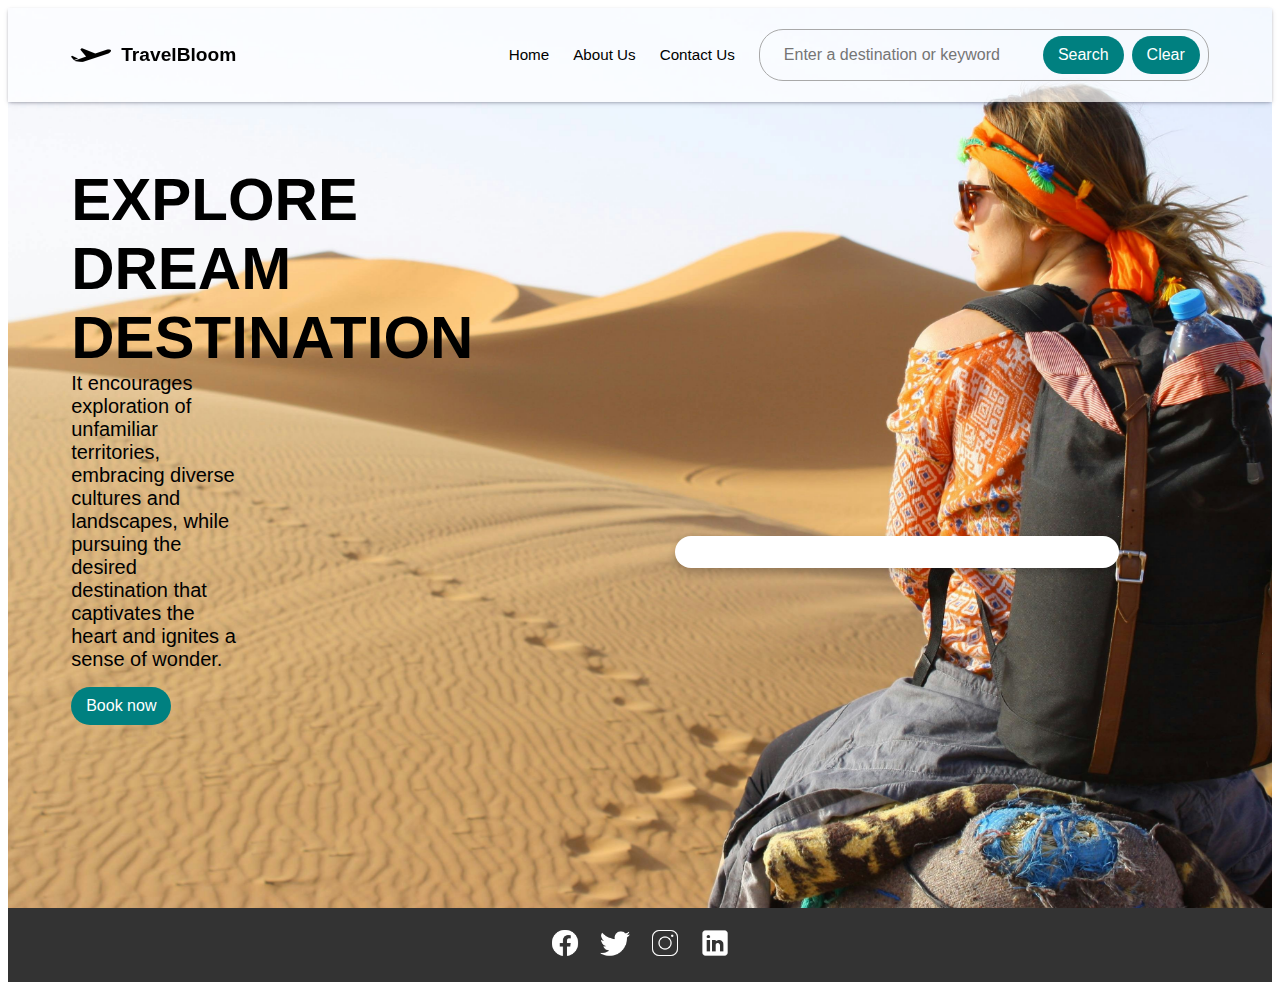
<file: index.html>
<!DOCTYPE html>
<html lang="en">
    <head>
        <meta charset="UTF-8">
        <title>Travel Recommendation</title>
        <link rel="stylesheet" href="travel_recommendation.css">
    </head>

    <body>
        <div class="hero">

            <nav>
                <div class="logo">
                    <img src="./LOGO.png" alt="logo" style="max-height: 40px;"/>
                    <h1>TravelBloom</h1>
                </div>
                <ul>
                    <li><a href="travel_recommendation.html" id="Home">Home</a></li>
                    <li><a href="travel_about.html" id="About">About Us</a></li>
                    <li><a href="travel_contact.html" id="contact">Contact Us</a></li>
                    <li>
                        <div class="search-container">
                            <input type="text" id="Search" placeholder="Enter a destination or keyword">
                            <button class="button" id="btnSearch">Search</button>
                            <button class="button" id="btnClear">Clear</button>
                        </div>
                    </li>
                </ul>
            </nav>

            <div class="row">

                <div class="col2">
                    <h1>EXPLORE</br>DREAM<br>DESTINATION</h1>
                    <p class="hero_text">It encourages exploration of unfamiliar territories, embracing diverse cultures and landscapes, while pursuing the desired destination that captivates the heart and ignites a sense of wonder.</p>
                    <div>
                        <p><button class="button">Book now</button></p>
                    </div>
                </div>

                <div style="width: 39%;" class="searchTravelRecommendation">
                    <div id="result" class="RecommendationDiv card"></div>
                </div>
                
            </div>
        </div>

        <footer class="footer">
            <div class="social-icons">
                <a target="_blank"><img src="./facebook_icon.png" alt="Facebook"></a>
                <a target="_blank"><img src="./twitter_icon.png" alt="Twitter"></a>
                <a target="_blank"><img src="./instagram_icon.png" alt="Instagram"></a>
                <a target="_blank"><img src="./linkedin-icon.png" alt="LinkedIn"></a>
            </div>
        </footer>

    <script src="travel_recommendation.js"></script>
    </body>

</html>
</file>
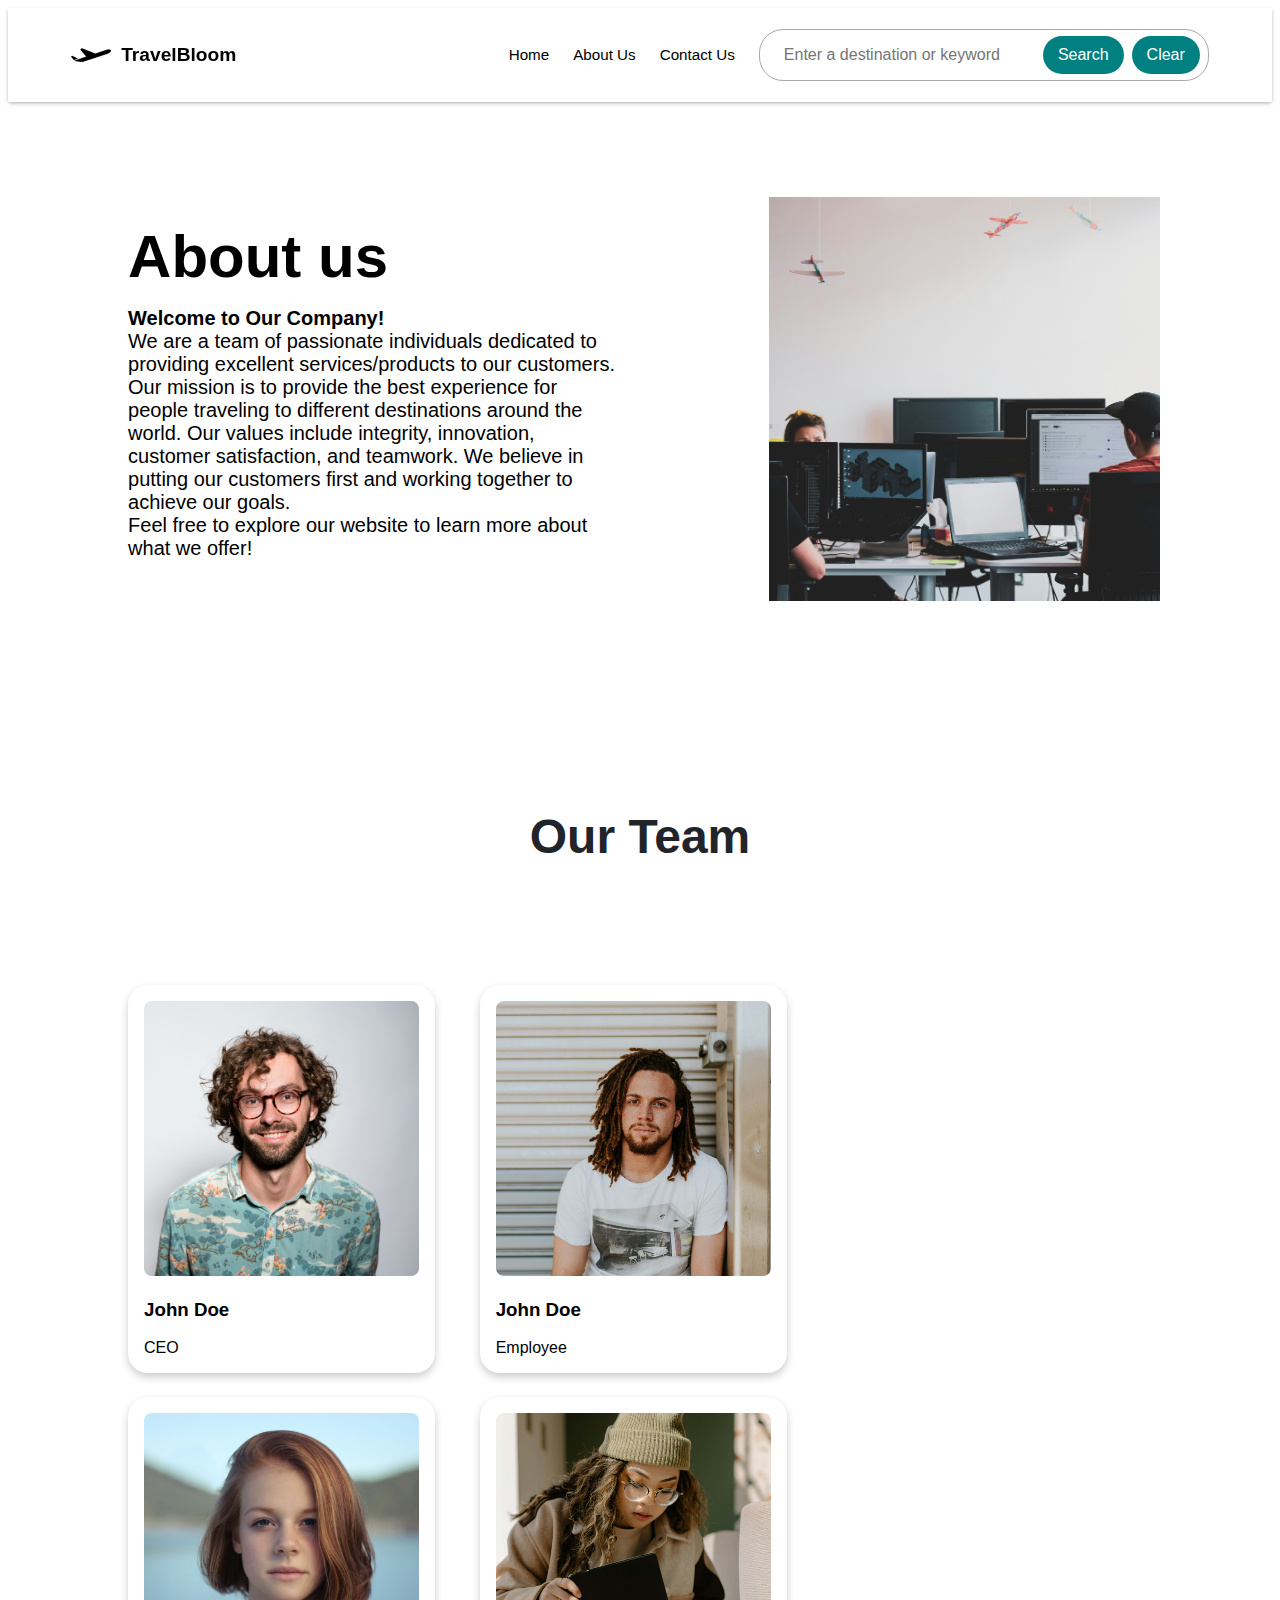
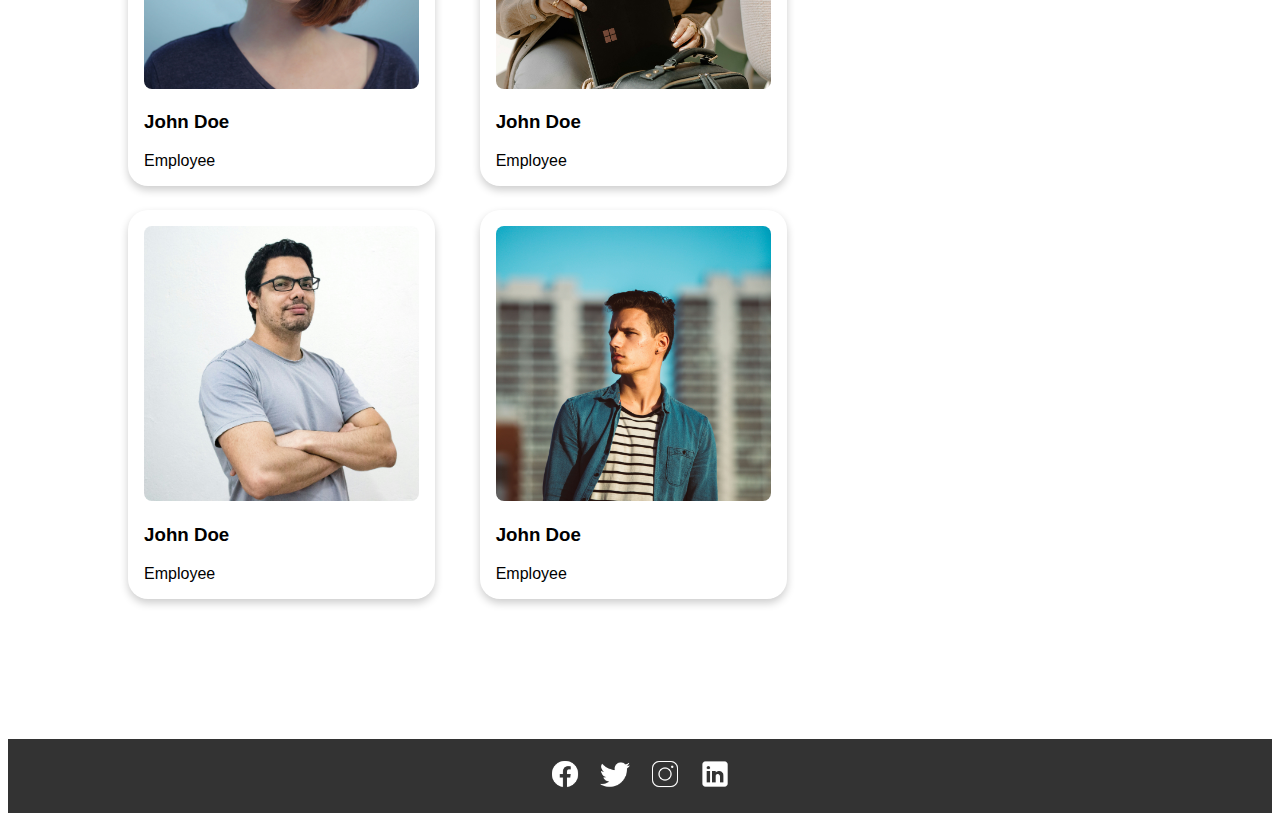
<file: travel_about.html>
<!DOCTYPE html>
<html lang="en">
    <head>
        <meta charset="UTF-8">
        <title>Travel Recommendation</title>
        <link rel="stylesheet" href="travel_recommendation.css">
    </head>

    <body>

        <nav>
            <div class="logo">
                <img src="./LOGO.png" alt="logo" style="max-height: 40px;"/>
                <h1>TravelBloom</h1>
            </div>
            <ul>
                <li><a href="travel_recommendation.html" id="Home">Home</a></li>
                <li><a href="travel_about.html" id="About">About Us</a></li>
                <li><a href="travel_contact.html" id="contact">Contact Us</a></li>
                <li>
                    <div class="search-container">
                        <input type="text" id="Search" placeholder="Enter a destination or keyword">
                        <button class="button" id="btnSearch">Search</button>
                        <button class="button" id="btnClear">Clear</button>
                    </div>
                </li>
            </ul>
        </nav>

        <div class="about row">
            <div class="about_content col2">
                <h1>About us</h1>
                <p class="about_text"><strong>Welcome to Our Company!</strong><br>
                    We are a team of passionate individuals dedicated to providing excellent services/products to our customers. Our mission is to provide the best experience for people traveling to different destinations around the world.
                    Our values include integrity, innovation, customer satisfaction, and teamwork. We believe in putting our customers first and working together to achieve our goals.
                    <br>
                    Feel free to explore our website to learn more about what we offer!</p>
            </div>
            <div class="col2 about_image">
                <img src="./team.jpg" alt="team" class="responsive-image"/>
            </div>
        </div>

        <div class="row">
            <h2 class="title center">Our Team</h2>
            <div class="row">

                <div class="card col3">
                    <img src="./avatar1.jpg" alt="person1" class="card_image" width="100%"/>
                    <h3>John Doe</h3>
                    <p>CEO</p>
                </div>

                <div class="card col3">
                    <img src="./avatar2.jpg" alt="person2" class="card_image" width="100%"/>
                    <h3>John Doe</h3>
                    <p>Employee</p>
                </div>

                <div class="card col3">
                    <img src="./avatar3.jpg" alt="person3" class="card_image" width="100%"/>
                    <h3>John Doe</h3>
                    <p>Employee</p>
                </div>
            
                <div class="card col3">
                    <img src="./avatar4.jpg" alt="person4" class="card_image" width="100%"/>
                    <h3>John Doe</h3>
                    <p>Employee</p>
                </div>

                <div class="card col3">
                    <img src="./avatar5.jpg" alt="person5" class="card_image" width="100%"/>
                    <h3>John Doe</h3>
                    <p>Employee</p>
                </div>

                <div class="card col3">
                    <img src="./avatar6.jpg" alt="person6" class="card_image" width="100%"/>
                    <h3>John Doe</h3>
                    <p>Employee</p>
                </div>
            
            </div>
        </div>

        <footer class="footer">
            <div class="social-icons">
                <a target="_blank"><img src="./facebook_icon.png" alt="Facebook"></a>
                <a target="_blank"><img src="./twitter_icon.png" alt="Twitter"></a>
                <a target="_blank"><img src="./instagram_icon.png" alt="Instagram"></a>
                <a target="_blank"><img src="./linkedin-icon.png" alt="LinkedIn"></a>
            </div>
        </footer>

    </body>

</html>
</file>
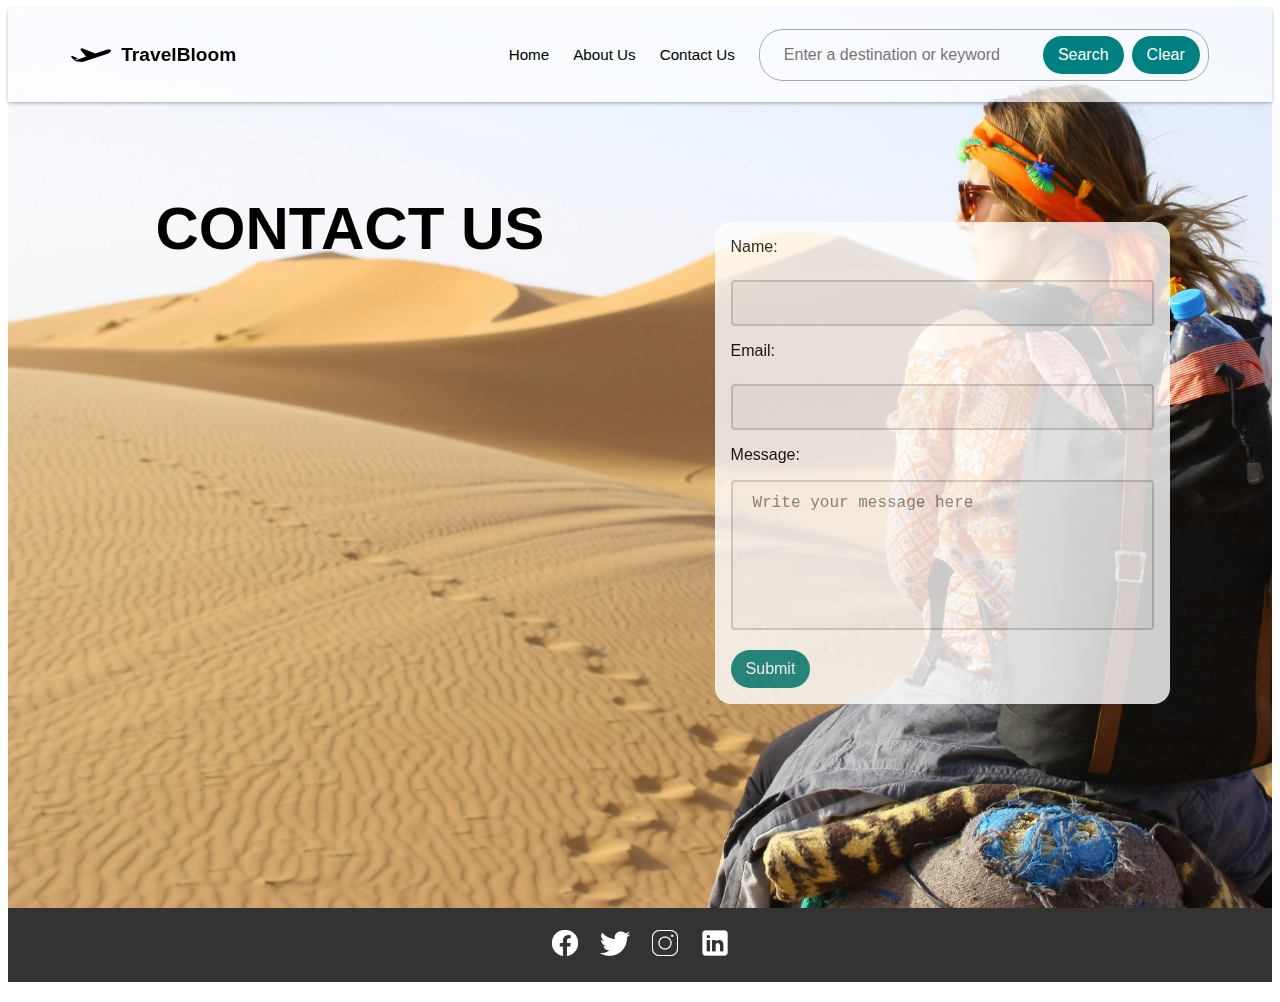
<file: travel_contact.html>
<!DOCTYPE html>
<html lang="en">
    <head>
        <meta charset="UTF-8">
        <title>Travel Recommendation</title>
        <link rel="stylesheet" href="travel_recommendation.css">
    </head>

    <body>
    <div class="hero">
        <nav>
            <div class="logo">
                <img src="./LOGO.png" alt="logo" style="max-height: 40px;"/>
                <h1>TravelBloom</h1>
            </div>
            <ul>
                <li><a href="index.html" id="Home">Home</a></li>
                <li><a href="travel_about.html" id="About">About Us</a></li>
                <li><a href="travel_contact.html" id="contact">Contact Us</a></li>
                <li>
                    <div class="search-container">
                        <input type="text" id="Search" placeholder="Enter a destination or keyword">
                        <button class="button" id="btnSearch">Search</button>
                        <button class="button" id="btnClear">Clear</button>
                    </div>
                </li>
            </ul>
        </nav>

        <div class="row">
            
            <div class="col2">
                <h1 style="text-align: center; margin-bottom: 1rem;">CONTACT US</h1>
            </div>

            <div style="width: 40%; align-items: center; margin:0 auto; margin-top: 5%;" class="col2">
                <div class="form">
                    <form>
                        <label for="name">Name:</label>
                        <input type="text" id="name">
                        <label for="email">Email:</label>
                        <input type="text" id="email">
                        <label for="message">Message:</label>
                        <textarea id="message" placeholder="Write your message here"></textarea>
                        <button id="submit" class="button">Submit</button>
                    </form>
                </div>
            </div>
        </div>
    </div>

    <footer class="footer">
        <div class="social-icons">
            <a target="_blank"><img src="./facebook_icon.png" alt="Facebook"></a>
            <a target="_blank"><img src="./twitter_icon.png" alt="Twitter"></a>
            <a target="_blank"><img src="./instagram_icon.png" alt="Instagram"></a>
            <a target="_blank"><img src="./linkedin-icon.png" alt="LinkedIn"></a>
        </div>
    </footer>

    </body>
</html>
</file>
<file: travel_recommendation.css>
* {
  box-sizing: border-box;
  -webkit-font-smoothing: antialiased;
  -moz-osx-font-smoothing: grayscale;
}

body {
  font-family: Arial, sans-serif;
}

h1 {
  margin-bottom: 20px;
}

.title {
  color: #212529;
	font-size: 2.5rem;
}

.title.center {
  text-align: center;
  width: 100%;
  font-size: 48px;
  font-weight: bold;
}

label {
  display: inline-block;
  width: 100px;
}

input[type="text"],
input[type="number"],
select {
  width: 200px;
  padding: 5px;
}

nav {
  padding: 5px 5%;
  display: flex;
  justify-content: space-between;
  align-items: center;
  box-shadow: rgba(50, 50, 93, 0.25) 0px 2px 5px -1px,
    rgba(0, 0, 0, 0.3) 0px 1px 3px -1px;
  z-index: 1;
  background-color: rgba(255, 255, 255, 0.7);
}

nav ul {
  list-style: none;
  display: flex;
  align-items: center;
}

nav ul li {
  margin-left: 1.5rem;
}

nav ul li a {
  text-decoration: none;
  color: #000000;
  font-size: 95%;
  font-weight: 400;
  border-radius: 5px;
}

nav ul li a:hover {
  background-color: #f5f5f5;
}

nav a {
  text-decoration: none;
  color: #333;
  font-weight: bold;
}

nav .logo {
  display: flex;
  align-items: center;
}

nav .logo img {
  height: 40px;
  width: auto;
  margin-right: 10px;
}

nav .logo h1 {
  font-size: 1.2rem;
  background: black;
  -webkit-background-clip: text;
  background-clip: text;
  -webkit-text-fill-color: transparent;
}

.search-container {
  display: flex;
  border: 1px solid darkgrey;
  border-radius: 24px;
  overflow: hidden;
  width: 450px;
  justify-content: space-between;
  gap: 8px;
  padding-left: 8px;
  padding-right: 8px;
  align-items: center;
}

.search-container input {
  flex: 1;
  border: none;
  padding: 16px;
  font-size: 16px;
  outline: none;
  background-color: transparent;
}

.hero {
  position: relative;
  background-image: url('./hero_img.jpg');
  background-size: cover;
  background-repeat: no-repeat;
  background-position: center;
  width: 100%;
  height: 100vh;
}

.hero_content {
  text-align: left;
  position: absolute;
  top: 40%;
  left: 10%;
  gap: 16px;
}

.hero_content h1 {
  font-size: 60px;
  margin: 0 0 16px 0;
  font-weight: 900;
}

.hero_text {
  text-align: left;
  max-width: 30%;
  font-size: 20px;
  margin: 0 0 16px 0;
}

h1 {
  font-size: 60px;
  margin: 0;
  font-weight: 900;
}

.button {
  border: none;
  background-color: teal;
  color: white;
  padding: 10px 15px;
  cursor: pointer;
  font-size: 16px;
  border-radius: 24px;
}

.button:hover {
  border: none;
  background-color: darkslategray;
  color: white;
  padding: 10px 15px;
  cursor: pointer;
  font-size: 16px;
  border-radius: 20px;
}

p {
  margin: 0;
  font-size: 16px;
}

.picture {
  margin: 1rem;
  position: absolute;
  bottom: 0;
  right: 0;
}
a {
  color: black;
  cursor: pointer;
}

.footer {
  background-color: #333;
  color: white;
  text-align: center;
  padding: 20px 0;
}

.footer .social-icons {
  display: flex;
  justify-content: center;
  gap: 20px;
}

.footer .social-icons a {
  display: inline-block;
}

.footer .social-icons img {
  width: 30px;
  height: 30px;
}

.about {
  position: relative;
  background-size: cover;
  background-repeat: no-repeat;
  background-position: center;
  width: 100%;
  display: flex;
  flex-wrap: wrap;
  align-items: center;
}

.about_content {
  padding: 5%;
  flex: 1;
}

.about_text {
  text-align: left;
  max-width: 100%;
  font-size: 20px;
  margin: 0 0 16px 0;
}

.about_image {
  flex: 1;
  display: flex;
  justify-content: center; /* Center the image horizontally */
  align-items: center;
}

.about_image .responsive-image {
  width: 80%;
  height: auto;
  display: block;
  align-content: center;
}

.about h1 {
  margin: 0 0 16px 0;
}

.container {
  width:100%;
  max-width:600px;
  border:2px solid black;
  margin: 0 auto;
  padding:10px;
}

.row {
  height:100%;
  width:100%;
  margin-bottom:10px;
  padding:5%;
  display: flex;
  flex-wrap: wrap;
  gap: 24px;
  align-items: center;
}

.col2 {
  width:49%;
  float:left;
  height:100%;
  margin-right:2%;
  align-items: center;
}

.col2:last-child {
  margin-right:0; 
  align-items: center; 
}

.col3 {
  width:30%;
  float:left;
  height:100%;
  margin-right:2%;
  align-items: center;
}

.card {
  box-shadow: 0 4px 8px 0 rgba(0,0,0,0.2);
  transition: 0.3s;
  border-radius: 20px;
  background-color: white;
  object-fit: cover;
  padding: 16px;
}

.card_image {
  width: 100%;
  object-fit: cover;
  border-radius: 8px;
}

.card:hover {
  box-shadow: 0 8px 16px 0 rgba(0,0,0,0.2);
}

.card_content h3 {
  font-size: 1.25rem;
  font-weight: bold;
  margin-bottom: 8px;
}

.card_content p {
  font-size: 1rem;
  color: #555;
}

.form {
  display: flex;
  flex-wrap: wrap;
  gap: 16px;
  min-width: 25rem;
  background-color: white;
  padding: 16px;
  border-radius: 16px;
  opacity: 0.8;
}

.form label {
  font-size: 16px;
  margin-bottom: 1rem;
}

.form input {
  width: 100%;
  padding: 12px 20px;
  margin: 8px 0;
  box-sizing: border-box;
  border: 2px solid #ccc;
  border-radius: 4px;
  background-color: #f5f5f5;
  font-size: 16px;
  resize: none;
  margin-bottom: 1rem;
}

textarea {
  width: 100%;
  height: 150px;
  padding: 12px 20px;
  box-sizing: border-box;
  border: 2px solid #ccc;
  border-radius: 4px;
  background-color: #f8f8f8;
  font-size: 16px;
  resize: none;
  margin-bottom: 1rem;
}

.RecommendationDiv {
  display: flex;
  flex-wrap: wrap;
  gap: 20px;
  justify-content: space-between;
}

@media (max-width: 1090px) {
  h1 {
    font-size: 40px;
  }
}

@media (max-width: 700px) {
  .hero_content {
    background-color: #ffedde;
    width: 400px;
    padding: 20px;
    top: 50%;
    left: 50%;
    transform: translate(-50%, -50%);
  }
  .explore {
    text-align: center;
  }
}
</file>
